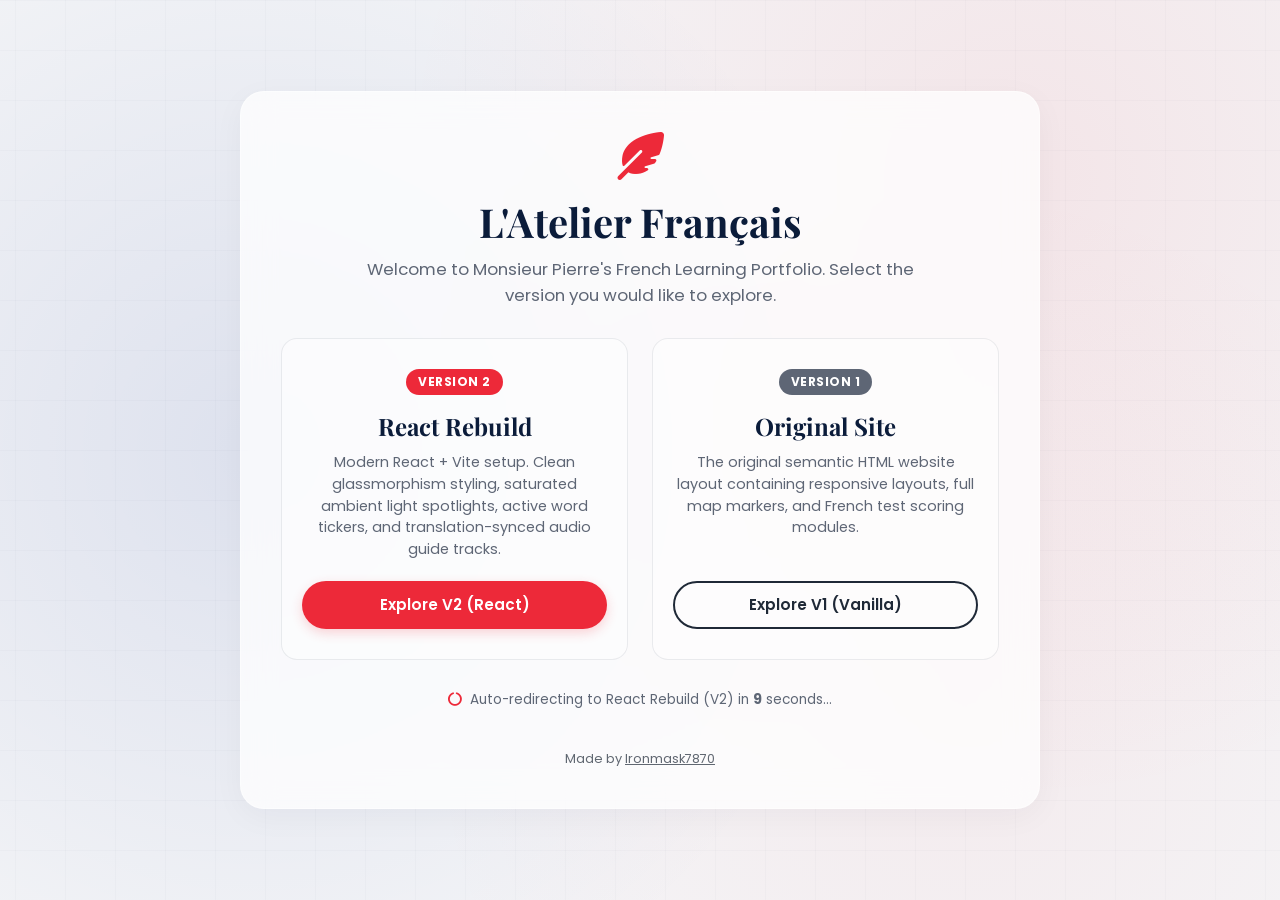
<file: index.html>
<!doctype html>
<html lang="en">
  <head>
    <meta charset="UTF-8" />
    <meta name="viewport" content="width=device-width, initial-scale=1.0" />
    <title>L'Atelier Français - Website Portal Gateway</title>
    
    <!-- Fonts -->
    <link rel="preconnect" href="https://fonts.googleapis.com">
    <link rel="preconnect" href="https://fonts.gstatic.com" crossorigin>
    <link href="https://fonts.googleapis.com/css2?family=Playfair+Display:ital,wght@0,400..900;1,400..900&family=Poppins:wght@300;400;500;600;700&display=swap" rel="stylesheet">
    
    <!-- FontAwesome Icons -->
    <link rel="stylesheet" href="https://cdnjs.cloudflare.com/ajax/libs/font-awesome/6.4.0/css/all.min.css">
    
    <style>
      :root {
        --primary-color: #0b1c3a;
        --accent-color: #ed2939;
        --bg-light: #f4f5f7;
        --text-main: #1f2937;
        --text-muted: #5e6675;
        --border-color: rgba(11, 28, 58, 0.08);
        --glass-bg: rgba(255, 255, 255, 0.75);
        --glass-border: rgba(255, 255, 255, 0.45);
        --glass-shadow: 0 8px 32px 0 rgba(11, 28, 58, 0.04);
        --font-title: 'Playfair Display', serif;
        --font-body: 'Poppins', sans-serif;
      }

      /* System Dark Mode Preference support */
      @media (prefers-color-scheme: dark) {
        :root {
          --bg-light: #0d162a;
          --text-main: #f3f4f6;
          --text-muted: #9ca3af;
          --border-color: rgba(36, 52, 92, 0.4);
          --glass-bg: rgba(22, 34, 63, 0.75);
          --glass-border: rgba(36, 52, 92, 0.45);
          --glass-shadow: 0 16px 40px 0 rgba(0, 0, 0, 0.25);
          --primary-color: #ffffff;
        }
      }

      * {
        margin: 0;
        padding: 0;
        box-sizing: border-box;
      }

      body {
        font-family: var(--font-body);
        background-color: var(--bg-light);
        color: var(--text-main);
        min-height: 100vh;
        display: flex;
        flex-direction: column;
        justify-content: center;
        align-items: center;
        padding: 20px;
        position: relative;
        overflow-x: hidden;
        /* Subtle layout grid lines background */
        background-image: 
          linear-gradient(rgba(11, 28, 58, 0.018) 1px, transparent 1px),
          linear-gradient(90deg, rgba(11, 28, 58, 0.018) 1px, transparent 1px);
        background-size: 50px 50px;
        background-position: center top;
      }

      @media (prefers-color-scheme: dark) {
        body {
          background-image: 
            linear-gradient(rgba(255, 255, 255, 0.015) 1px, transparent 1px),
            linear-gradient(90deg, rgba(255, 255, 255, 0.015) 1px, transparent 1px);
        }
        body::before {
          content: "";
          position: fixed;
          inset: 0;
          opacity: 0.014;
          z-index: 9999;
          pointer-events: none;
          background-image: url("data:image/svg+xml,%3Csvg viewBox='0 0 200 200' xmlns='http://www.w3.org/2000/svg'%3E%3Cfilter id='noiseFilter'%3E%3CfeTurbulence type='fractalNoise' baseFrequency='0.8' numOctaves='3' stitchTiles='stitch'/%3E%3C/filter%3E%3Crect width='100%25' height='100%25' filter='url(%23noiseFilter)'/%3E%3C/svg%3E");
        }
      }

      /* Glowing spotlights overlay (Navy & Crimson Red) */
      body::after {
        content: "";
        position: absolute;
        inset: 0;
        z-index: -1;
        pointer-events: none;
        background-image: 
          radial-gradient(circle at 80% 20%, rgba(237, 41, 57, 0.08), transparent 50%),
          radial-gradient(circle at 20% 50%, rgba(0, 35, 149, 0.095), transparent 55%),
          radial-gradient(circle at 75% 80%, rgba(237, 41, 57, 0.05), transparent 45%);
      }

      @media (prefers-color-scheme: dark) {
        body::after {
          background-image: 
            radial-gradient(circle at 80% 15%, rgba(237, 41, 57, 0.22), transparent 55%),
            radial-gradient(circle at 20% 45%, rgba(0, 35, 149, 0.26), transparent 60%),
            radial-gradient(circle at 75% 75%, rgba(237, 41, 57, 0.15), transparent 50%);
        }
      }

      .portal-container {
        max-width: 800px;
        width: 100%;
        background: var(--glass-bg);
        border: 1px solid var(--glass-border);
        box-shadow: var(--glass-shadow);
        backdrop-filter: blur(16px);
        -webkit-backdrop-filter: blur(16px);
        border-radius: 24px;
        padding: 40px;
        text-align: center;
        z-index: 10;
      }

      .logo-icon {
        font-size: 3rem;
        color: var(--accent-color);
        margin-bottom: 15px;
      }

      .portal-title {
        font-family: var(--font-title);
        font-size: 2.5rem;
        color: var(--primary-color);
        margin-bottom: 8px;
      }

      .portal-subtitle {
        color: var(--text-muted);
        font-size: 1.05rem;
        max-width: 600px;
        margin: 0 auto 30px;
      }

      .versions-grid {
        display: grid;
        grid-template-columns: 1fr 1fr;
        gap: 24px;
        margin-bottom: 30px;
      }

      @media (max-width: 640px) {
        .versions-grid {
          grid-template-columns: 1fr;
        }
      }

      .version-card {
        background: rgba(255, 255, 255, 0.4);
        border: 1px solid var(--border-color);
        border-radius: 16px;
        padding: 30px 20px;
        display: flex;
        flex-direction: column;
        align-items: center;
        text-align: center;
        transition: transform 0.3s cubic-bezier(0.16, 1, 0.3, 1), box-shadow 0.3s ease, border-color 0.3s ease;
      }

      @media (prefers-color-scheme: dark) {
        .version-card {
          background: rgba(22, 34, 63, 0.35);
        }
      }

      .version-card:hover {
        transform: translateY(-5px);
        box-shadow: 0 12px 24px rgba(11, 28, 58, 0.08);
        border-color: rgba(237, 41, 57, 0.25);
      }

      .version-badge {
        background: var(--accent-color);
        color: #ffffff;
        padding: 4px 12px;
        border-radius: 9999px;
        font-size: 0.75rem;
        font-weight: 700;
        margin-bottom: 15px;
        text-transform: uppercase;
        letter-spacing: 0.5px;
      }

      .version-badge.v1 {
        background: var(--text-muted);
      }

      .version-card h3 {
        font-family: var(--font-title);
        font-size: 1.5rem;
        margin-bottom: 10px;
        color: var(--primary-color);
      }

      .version-card p {
        font-size: 0.9rem;
        color: var(--text-muted);
        margin-bottom: 20px;
        line-height: 1.5;
        flex: 1;
      }

      .btn {
        display: inline-flex;
        align-items: center;
        justify-content: center;
        height: 48px;
        padding: 0 24px;
        border-radius: 9999px;
        font-weight: 600;
        font-size: 0.95rem;
        text-decoration: none;
        transition: all 0.3s ease;
        width: 100%;
      }

      .btn-red {
        background: var(--accent-color);
        color: #ffffff;
        box-shadow: 0 4px 12px rgba(237, 41, 57, 0.2);
      }

      .btn-red:hover {
        transform: translateY(-2px);
        box-shadow: 0 8px 20px rgba(237, 41, 57, 0.3);
      }

      .btn-outline {
        border: 2px solid var(--text-main);
        color: var(--text-main);
      }

      .btn-outline:hover {
        background: var(--text-main);
        color: var(--bg-light);
        transform: translateY(-2px);
      }

      .redirect-banner {
        font-size: 0.85rem;
        color: var(--text-muted);
        display: flex;
        align-items: center;
        justify-content: center;
        gap: 8px;
      }

      .redirect-banner i {
        color: var(--accent-color);
      }

      .footer-credit {
        margin-top: 40px;
        font-size: 0.8rem;
        opacity: 0.7;
      }

      .footer-credit a {
        color: inherit;
        text-decoration: underline;
      }
    </style>
  </head>
  <body>
    <div class="portal-container">
      <i class="fa-solid fa-feather-pointed logo-icon"></i>
      <h1 class="portal-title">L'Atelier Français</h1>
      <p class="portal-subtitle">Welcome to Monsieur Pierre's French Learning Portfolio. Select the version you would like to explore.</p>
      
      <div class="versions-grid">
        <!-- Version 2 -->
        <div class="version-card">
          <span class="version-badge">Version 2</span>
          <h3>React Rebuild</h3>
          <p>Modern React + Vite setup. Clean glassmorphism styling, saturated ambient light spotlights, active word tickers, and translation-synced audio guide tracks.</p>
          <a href="v2/" class="btn btn-red">Explore V2 (React)</a>
        </div>
        
        <!-- Version 1 -->
        <div class="version-card">
          <span class="version-badge v1">Version 1</span>
          <h3>Original Site</h3>
          <p>The original semantic HTML website layout containing responsive layouts, full map markers, and French test scoring modules.</p>
          <a href="v1/" class="btn btn-outline">Explore V1 (Vanilla)</a>
        </div>
      </div>
      
      <div class="redirect-banner">
        <i class="fa-solid fa-circle-notch fa-spin"></i>
        <span>Auto-redirecting to React Rebuild (V2) in <strong id="countdown">10</strong> seconds...</span>
      </div>

      <div class="footer-credit">
        Made by <a href="https://github.com/Ironmask7870" target="_blank" rel="noopener noreferrer">Ironmask7870</a>
      </div>
    </div>

    <script>
      let seconds = 10;
      const countdownEl = document.getElementById('countdown');
      const interval = setInterval(() => {
        seconds--;
        countdownEl.textContent = seconds;
        if (seconds <= 0) {
          clearInterval(interval);
          window.location.href = 'v2/';
        }
      }, 1000);
    </script>
  </body>
</html>
</file>
